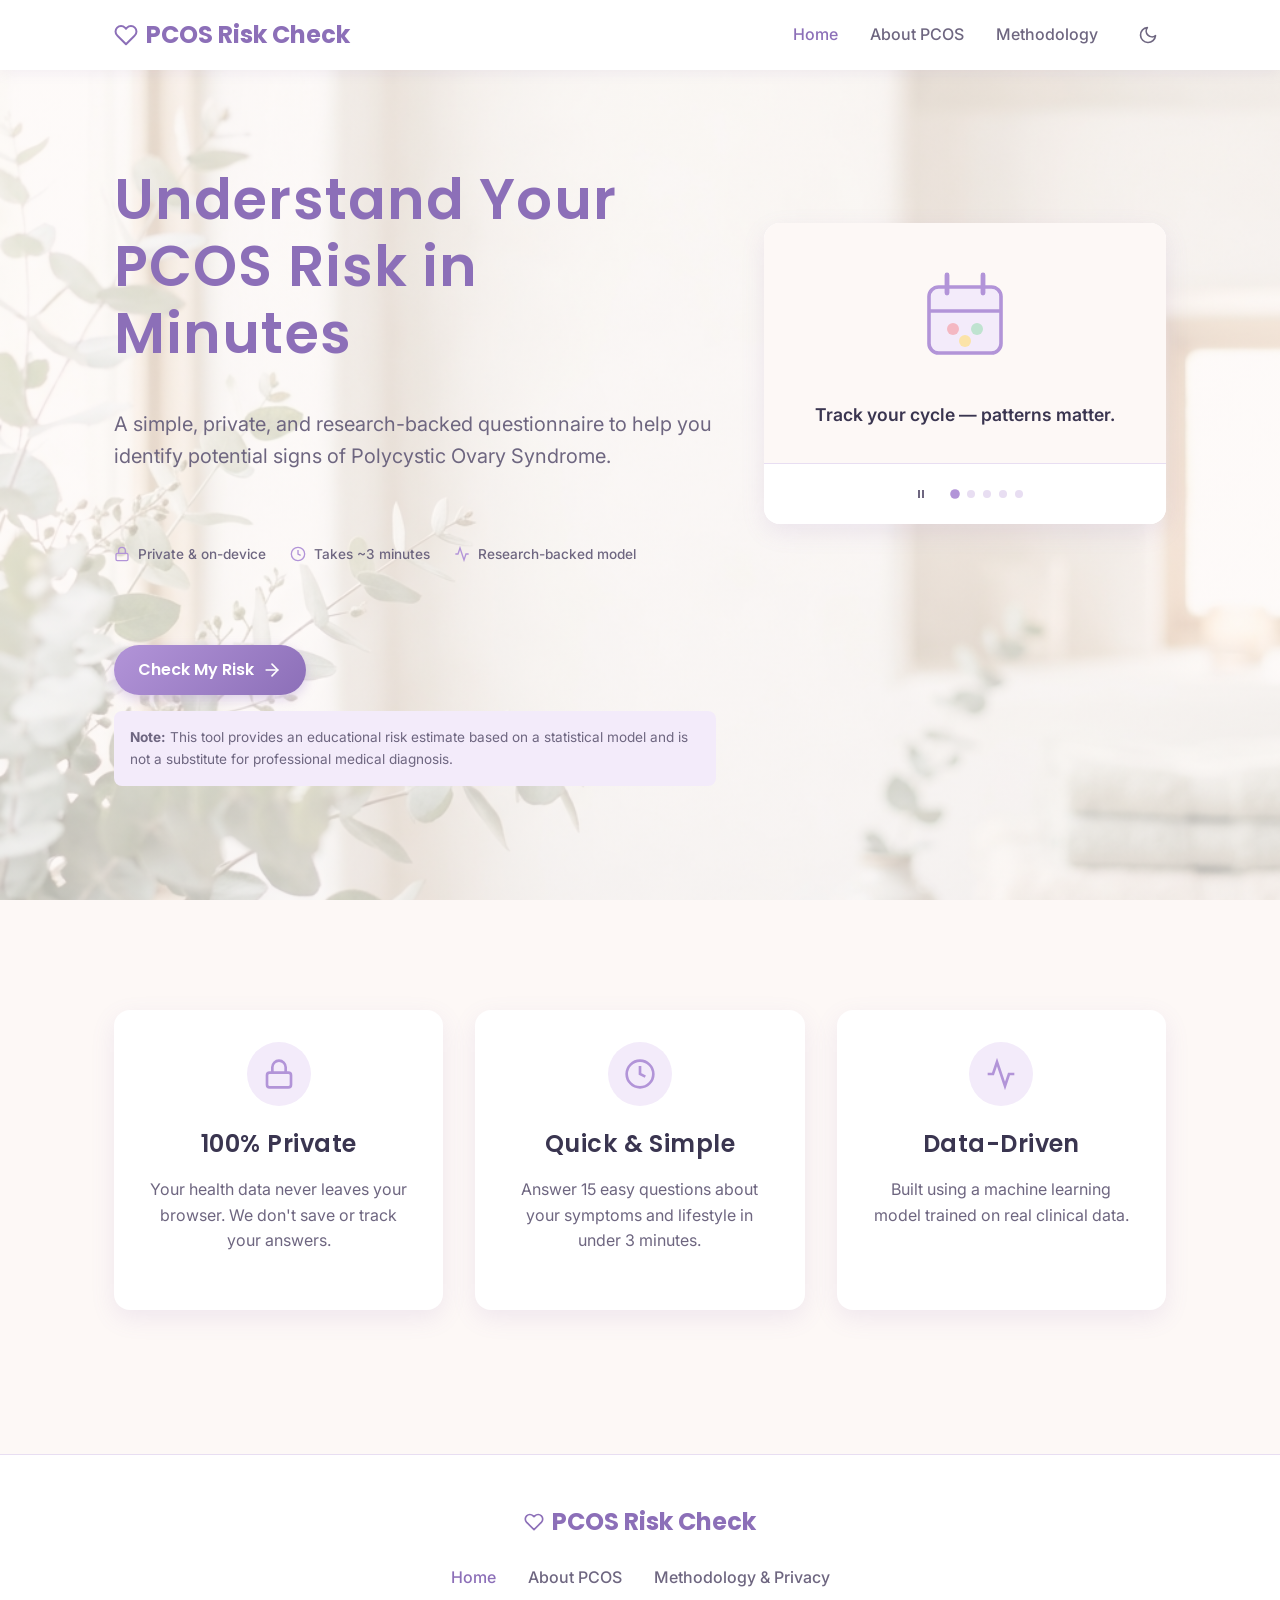
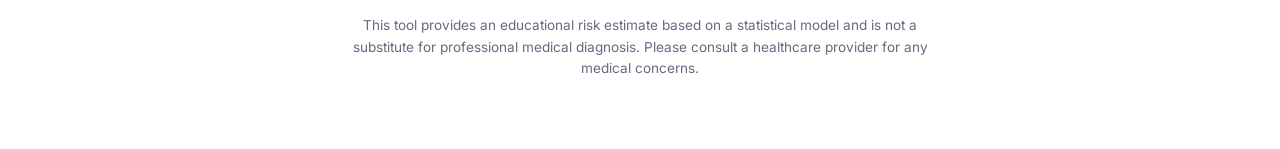
<file: pcos/index.html>
<!DOCTYPE html>
<html lang="en">
<head>
    <meta charset="UTF-8">
    <meta name="viewport" content="width=device-width, initial-scale=1.0">
    <title>PCOS Risk Check | Know Your Health</title>
    <meta name="description" content="A calm, private, and research-backed screening tool for Polycystic Ovary Syndrome (PCOS) risk factors.">
    
    <!-- Fonts -->
    <link rel="preconnect" href="https://fonts.googleapis.com">
    <link rel="preconnect" href="https://fonts.gstatic.com" crossorigin>
    <link href="https://fonts.googleapis.com/css2?family=Inter:wght@400;500;600&family=Poppins:wght@500;600;700&display=swap" rel="stylesheet">
    
    <!-- CSS -->
    <link rel="stylesheet" href="css/tokens.css">
    <link rel="stylesheet" href="css/base.css">
    <link rel="stylesheet" href="css/components.css">
    <link rel="stylesheet" href="css/pages.css">
</head>
<body>
    <header>
        <div class="container nav-container">
            <a href="index.html" class="logo">
                <svg width="24" height="24" viewBox="0 0 24 24" fill="none" stroke="currentColor" stroke-width="2" stroke-linecap="round" stroke-linejoin="round">
                    <path d="M20.84 4.61a5.5 5.5 0 0 0-7.78 0L12 5.67l-1.06-1.06a5.5 5.5 0 0 0-7.78 7.78l1.06 1.06L12 21.23l7.78-7.78 1.06-1.06a5.5 5.5 0 0 0 0-7.78z"></path>
                </svg>
                PCOS Risk Check
            </a>
            <nav>
                <ul class="nav-links">
                    <li><a href="index.html" class="active">Home</a></li>
                    <li><a href="learn.html">About PCOS</a></li>
                    <li><a href="about.html">Methodology</a></li>
                    <li>
                        <button id="darkModeToggle" class="dark-mode-toggle" aria-label="Toggle dark mode">
                            <svg width="20" height="20" viewBox="0 0 24 24" fill="none" stroke="currentColor" stroke-width="2" stroke-linecap="round" stroke-linejoin="round" class="moon-icon">
                                <path d="M21 12.79A9 9 0 1 1 11.21 3 7 7 0 0 0 21 12.79z"></path>
                            </svg>
                        </button>
                    </li>
                </ul>
            </nav>
        </div>
    </header>

    <main>
        <!-- Background Blobs -->
        <div class="bg-blobs" aria-hidden="true">
            <div class="bg-blob blob-1"></div>
            <div class="bg-blob blob-2"></div>
            <div class="bg-blob blob-3"></div>
        </div>

        <section class="hero fade-in-reveal">
            <div class="container hero-grid">
                
                <div class="hero-title-group">
                    <h1 class="hero-title text-left">Understand Your PCOS Risk in Minutes</h1>
                    <p class="hero-subtitle text-left">A simple, private, and research-backed questionnaire to help you identify potential signs of Polycystic Ovary Syndrome.</p>
                    
                    <div class="trust-strip">
                        <div class="trust-item">
                            <svg width="16" height="16" viewBox="0 0 24 24" fill="none" stroke="currentColor" stroke-width="2"><rect x="3" y="11" width="18" height="11" rx="2" ry="2"></rect><path d="M7 11V7a5 5 0 0 1 10 0v4"></path></svg>
                            <span>Private & on-device</span>
                        </div>
                        <div class="trust-item">
                            <svg width="16" height="16" viewBox="0 0 24 24" fill="none" stroke="currentColor" stroke-width="2"><circle cx="12" cy="12" r="10"></circle><polyline points="12 6 12 12 16 14"></polyline></svg>
                            <span>Takes ~3 minutes</span>
                        </div>
                        <div class="trust-item">
                            <svg width="16" height="16" viewBox="0 0 24 24" fill="none" stroke="currentColor" stroke-width="2"><path d="M22 12h-4l-3 9L9 3l-3 9H2"></path></svg>
                            <span>Research-backed model</span>
                        </div>
                    </div>
                </div>

                <div class="hero-carousel-block">
                    <div class="hero-carousel card" role="region" aria-roledescription="carousel" aria-label="PCOS awareness highlights">
                        <div class="carousel-slides">
                            <div class="carousel-slide active" role="group" aria-roledescription="slide" aria-label="Slide 1 of 5" aria-hidden="false">
                                <div class="slide-image">
                                    <svg viewBox="0 0 100 100" width="100%" height="100%">
                                        <rect x="20" y="25" width="60" height="55" rx="8" fill="var(--bg-alt)" stroke="var(--primary)" stroke-width="3"/>
                                        <path d="M35 15 v15 M65 15 v15" stroke="var(--primary)" stroke-width="4" stroke-linecap="round"/>
                                        <line x1="20" y1="45" x2="80" y2="45" stroke="var(--primary)" stroke-width="3"/>
                                        <circle cx="40" cy="60" r="5" fill="var(--accent-rose)"/>
                                        <circle cx="60" cy="60" r="5" fill="var(--accent-mint)"/>
                                        <circle cx="50" cy="70" r="5" fill="var(--accent-amber)"/>
                                    </svg>
                                </div>
                                <p class="slide-caption">Track your cycle — patterns matter.</p>
                            </div>
                            
                            <div class="carousel-slide" role="group" aria-roledescription="slide" aria-label="Slide 2 of 5" aria-hidden="true">
                                <div class="slide-image">
                                    <svg viewBox="0 0 100 100" width="100%" height="100%">
                                        <circle cx="50" cy="35" r="12" fill="var(--accent-amber)"/>
                                        <path d="M25 90 C 25 60, 75 60, 75 90" fill="var(--bg-alt)" stroke="var(--primary)" stroke-width="3"/>
                                        <path d="M40 90 C 40 70, 60 70, 60 90" fill="var(--accent-rose)" opacity="0.5"/>
                                    </svg>
                                </div>
                                <p class="slide-caption">Know your body. Early awareness helps.</p>
                            </div>

                            <div class="carousel-slide" role="group" aria-roledescription="slide" aria-label="Slide 3 of 5" aria-hidden="true">
                                <div class="slide-image">
                                    <svg viewBox="0 0 100 100" width="100%" height="100%">
                                        <ellipse cx="50" cy="55" rx="35" ry="15" fill="var(--bg-alt)" stroke="var(--primary)" stroke-width="3"/>
                                        <path d="M30 45 C 40 20, 60 20, 70 45 Z" fill="var(--accent-mint)"/>
                                        <path d="M50 45 L50 25" stroke="var(--primary)" stroke-width="2"/>
                                        <circle cx="35" cy="55" r="4" fill="var(--accent-amber)"/>
                                        <circle cx="65" cy="55" r="4" fill="var(--accent-rose)"/>
                                    </svg>
                                </div>
                                <p class="slide-caption">Small lifestyle habits add up.</p>
                            </div>

                            <div class="carousel-slide" role="group" aria-roledescription="slide" aria-label="Slide 4 of 5" aria-hidden="true">
                                <div class="slide-image">
                                    <svg viewBox="0 0 100 100" width="100%" height="100%">
                                        <circle cx="35" cy="40" r="10" fill="var(--accent-mint)"/>
                                        <path d="M15 80 C 15 55, 55 55, 55 80" fill="var(--bg-alt)" stroke="var(--primary)" stroke-width="3"/>
                                        <circle cx="70" cy="35" r="8" fill="var(--accent-rose)"/>
                                        <path d="M55 80 C 55 60, 85 60, 85 80" fill="none" stroke="var(--primary)" stroke-width="3"/>
                                        <path d="M50 20 Q 65 10 80 20 Q 85 30 75 40" fill="var(--accent-amber)" opacity="0.6"/>
                                    </svg>
                                </div>
                                <p class="slide-caption">A specialist can give you real answers.</p>
                            </div>

                            <div class="carousel-slide" role="group" aria-roledescription="slide" aria-label="Slide 5 of 5" aria-hidden="true">
                                <div class="slide-image">
                                    <svg viewBox="0 0 100 100" width="100%" height="100%">
                                        <path d="M20 60 C 40 80, 60 80, 80 60" fill="none" stroke="var(--primary)" stroke-width="4" stroke-linecap="round"/>
                                        <path d="M40 70 L 50 40 L 60 70" fill="none" stroke="var(--accent-mint)" stroke-width="4" stroke-linejoin="round"/>
                                        <circle cx="50" cy="30" r="6" fill="var(--accent-rose)"/>
                                        <circle cx="40" cy="45" r="4" fill="var(--accent-amber)"/>
                                        <circle cx="60" cy="45" r="4" fill="var(--accent-amber)"/>
                                    </svg>
                                </div>
                                <p class="slide-caption">You're not alone in this.</p>
                            </div>
                        </div>

                        <div class="carousel-controls">
                            <button class="carousel-play-pause" aria-label="Pause carousel">
                                <svg width="12" height="12" viewBox="0 0 24 24" fill="currentColor">
                                    <rect x="6" y="4" width="4" height="16"></rect>
                                    <rect x="14" y="4" width="4" height="16"></rect>
                                </svg>
                            </button>
                            <div class="carousel-dots">
                                <button class="carousel-dot active" aria-label="Go to slide 1" aria-selected="true"></button>
                                <button class="carousel-dot" aria-label="Go to slide 2" aria-selected="false"></button>
                                <button class="carousel-dot" aria-label="Go to slide 3" aria-selected="false"></button>
                                <button class="carousel-dot" aria-label="Go to slide 4" aria-selected="false"></button>
                                <button class="carousel-dot" aria-label="Go to slide 5" aria-selected="false"></button>
                            </div>
                        </div>
                    </div>
                </div>

                <div class="hero-action-group">
                    <a href="assessment.html" class="btn btn-primary cta-btn">
                        Check My Risk
                        <svg width="20" height="20" viewBox="0 0 24 24" fill="none" stroke="currentColor" stroke-width="2" stroke-linecap="round" stroke-linejoin="round">
                            <line x1="5" y1="12" x2="19" y2="12"></line>
                            <polyline points="12 5 19 12 12 19"></polyline>
                        </svg>
                    </a>
                    <div class="disclaimer mt-3">
                        <strong>Note:</strong> This tool provides an educational risk estimate based on a statistical model and is not a substitute for professional medical diagnosis.
                    </div>
                </div>

            </div>
        </section>

        <section class="section bg-surface">
            <div class="container">
                <div class="features-grid">
                    <div class="card card-hover text-center">
                        <div class="factor-icon" style="margin: 0 auto 1.5rem; width: 64px; height: 64px;">
                            <svg width="32" height="32" viewBox="0 0 24 24" fill="none" stroke="currentColor" stroke-width="2">
                                <rect x="3" y="11" width="18" height="11" rx="2" ry="2"></rect>
                                <path d="M7 11V7a5 5 0 0 1 10 0v4"></path>
                            </svg>
                        </div>
                        <h3>100% Private</h3>
                        <p>Your health data never leaves your browser. We don't save or track your answers.</p>
                    </div>
                    <div class="card card-hover text-center">
                        <div class="factor-icon" style="margin: 0 auto 1.5rem; width: 64px; height: 64px;">
                            <svg width="32" height="32" viewBox="0 0 24 24" fill="none" stroke="currentColor" stroke-width="2">
                                <circle cx="12" cy="12" r="10"></circle>
                                <polyline points="12 6 12 12 16 14"></polyline>
                            </svg>
                        </div>
                        <h3>Quick & Simple</h3>
                        <p>Answer 15 easy questions about your symptoms and lifestyle in under 3 minutes.</p>
                    </div>
                    <div class="card card-hover text-center">
                        <div class="factor-icon" style="margin: 0 auto 1.5rem; width: 64px; height: 64px;">
                            <svg width="32" height="32" viewBox="0 0 24 24" fill="none" stroke="currentColor" stroke-width="2">
                                <path d="M22 12h-4l-3 9L9 3l-3 9H2"></path>
                            </svg>
                        </div>
                        <h3>Data-Driven</h3>
                        <p>Built using a machine learning model trained on real clinical data.</p>
                    </div>
                </div>
            </div>
        </section>
    </main>

    <footer>
        <div class="container footer-content">
            <div class="logo">
                <svg width="20" height="20" viewBox="0 0 24 24" fill="none" stroke="currentColor" stroke-width="2" stroke-linecap="round" stroke-linejoin="round">
                    <path d="M20.84 4.61a5.5 5.5 0 0 0-7.78 0L12 5.67l-1.06-1.06a5.5 5.5 0 0 0-7.78 7.78l1.06 1.06L12 21.23l7.78-7.78 1.06-1.06a5.5 5.5 0 0 0 0-7.78z"></path>
                </svg>
                PCOS Risk Check
            </div>
            <div class="nav-links">
                <a href="index.html">Home</a>
                <a href="learn.html">About PCOS</a>
                <a href="about.html">Methodology & Privacy</a>
            </div>
            <p class="text-secondary text-center" style="font-size: 0.85rem; max-width: 600px;">
                This tool provides an educational risk estimate based on a statistical model and is not a substitute for professional medical diagnosis. Please consult a healthcare provider for any medical concerns.
            </p>
        </div>
    </footer>

    <script src="js/app.js"></script>
    <script src="js/hero-carousel.js"></script>
</body>
</html>
</file>
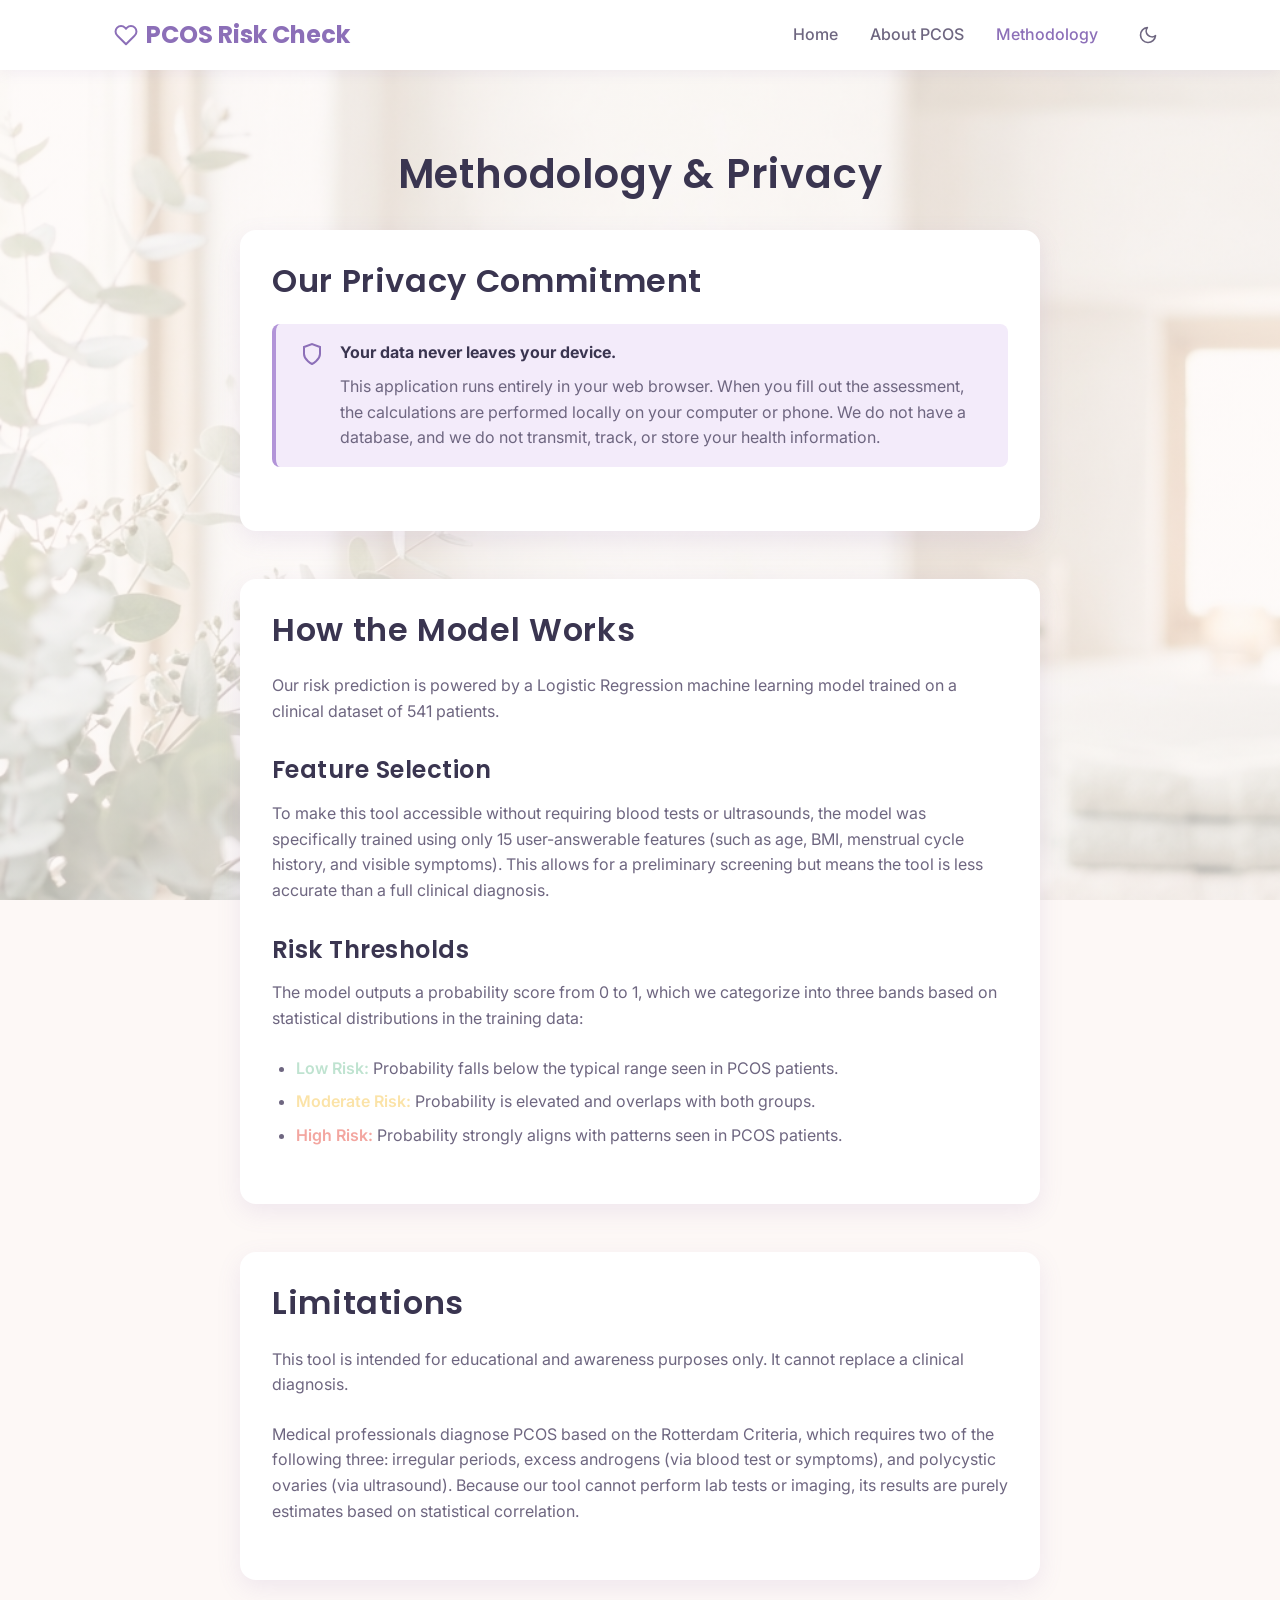
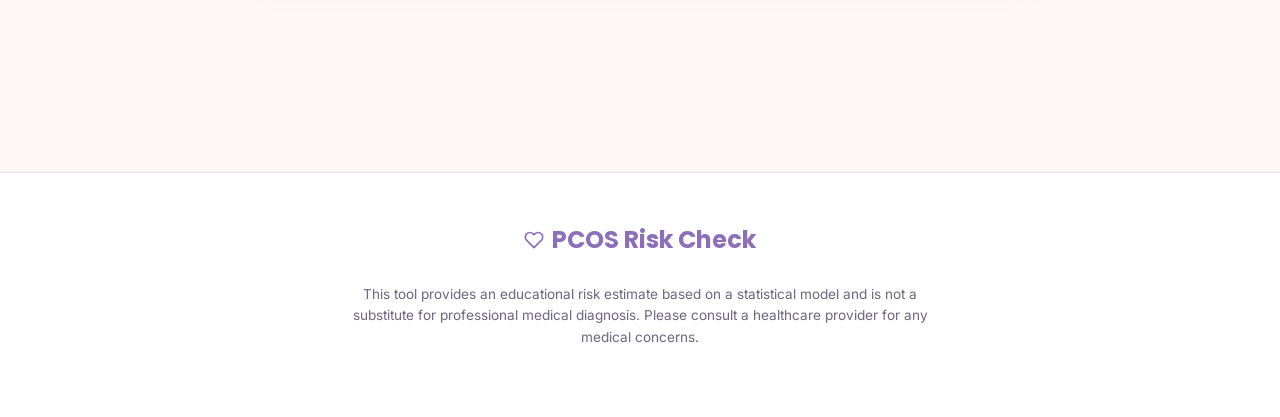
<file: pcos/about.html>
<!DOCTYPE html>
<html lang="en">
<head>
    <meta charset="UTF-8">
    <meta name="viewport" content="width=device-width, initial-scale=1.0">
    <title>Methodology & Privacy | PCOS Risk Check</title>
    
    <!-- Fonts -->
    <link rel="preconnect" href="https://fonts.googleapis.com">
    <link rel="preconnect" href="https://fonts.gstatic.com" crossorigin>
    <link href="https://fonts.googleapis.com/css2?family=Inter:wght@400;500;600&family=Poppins:wght@500;600;700&display=swap" rel="stylesheet">
    
    <!-- CSS -->
    <link rel="stylesheet" href="css/tokens.css">
    <link rel="stylesheet" href="css/base.css">
    <link rel="stylesheet" href="css/components.css">
</head>
<body>
    <header>
        <div class="container nav-container">
            <a href="index.html" class="logo">
                <svg width="24" height="24" viewBox="0 0 24 24" fill="none" stroke="currentColor" stroke-width="2" stroke-linecap="round" stroke-linejoin="round">
                    <path d="M20.84 4.61a5.5 5.5 0 0 0-7.78 0L12 5.67l-1.06-1.06a5.5 5.5 0 0 0-7.78 7.78l1.06 1.06L12 21.23l7.78-7.78 1.06-1.06a5.5 5.5 0 0 0 0-7.78z"></path>
                </svg>
                PCOS Risk Check
            </a>
            <nav>
                <ul class="nav-links">
                    <li><a href="index.html">Home</a></li>
                    <li><a href="learn.html">About PCOS</a></li>
                    <li><a href="about.html" class="active">Methodology</a></li>
                    <li>
                        <button id="darkModeToggle" class="dark-mode-toggle" aria-label="Toggle dark mode">
                            <svg width="20" height="20" viewBox="0 0 24 24" fill="none" stroke="currentColor" stroke-width="2" stroke-linecap="round" stroke-linejoin="round" class="moon-icon">
                                <path d="M21 12.79A9 9 0 1 1 11.21 3 7 7 0 0 0 21 12.79z"></path>
                            </svg>
                        </button>
                    </li>
                </ul>
            </nav>
        </div>
    </header>

    <main class="container section" style="max-width: 800px;">
        <h1 class="text-center mb-4">Methodology & Privacy</h1>
        
        <div class="card mb-5">
            <h2>Our Privacy Commitment</h2>
            <div class="alert alert-info mb-4">
                <svg class="alert-icon" width="24" height="24" viewBox="0 0 24 24" fill="none" stroke="currentColor" stroke-width="2">
                    <path d="M12 22s8-4 8-10V5l-8-3-8 3v7c0 6 8 10 8 10z"></path>
                </svg>
                <div>
                    <strong>Your data never leaves your device.</strong>
                    <p class="mt-1" style="margin-bottom: 0;">This application runs entirely in your web browser. When you fill out the assessment, the calculations are performed locally on your computer or phone. We do not have a database, and we do not transmit, track, or store your health information.</p>
                </div>
            </div>
        </div>

        <div class="card mb-5">
            <h2>How the Model Works</h2>
            <p>Our risk prediction is powered by a Logistic Regression machine learning model trained on a clinical dataset of 541 patients.</p>
            
            <h3 class="mt-4 mb-2">Feature Selection</h3>
            <p>To make this tool accessible without requiring blood tests or ultrasounds, the model was specifically trained using only 15 user-answerable features (such as age, BMI, menstrual cycle history, and visible symptoms). This allows for a preliminary screening but means the tool is less accurate than a full clinical diagnosis.</p>

            <h3 class="mt-4 mb-2">Risk Thresholds</h3>
            <p>The model outputs a probability score from 0 to 1, which we categorize into three bands based on statistical distributions in the training data:</p>
            <ul style="padding-left: 1.5rem; margin-bottom: 1.5rem; color: var(--text-secondary);">
                <li class="mb-1"><span class="risk-low" style="font-weight: 600;">Low Risk:</span> Probability falls below the typical range seen in PCOS patients.</li>
                <li class="mb-1"><span class="risk-moderate" style="font-weight: 600;">Moderate Risk:</span> Probability is elevated and overlaps with both groups.</li>
                <li><span class="risk-high" style="font-weight: 600;">High Risk:</span> Probability strongly aligns with patterns seen in PCOS patients.</li>
            </ul>
        </div>

        <div class="card mb-5">
            <h2>Limitations</h2>
            <p>This tool is intended for educational and awareness purposes only. It cannot replace a clinical diagnosis.</p>
            <p>Medical professionals diagnose PCOS based on the Rotterdam Criteria, which requires two of the following three: irregular periods, excess androgens (via blood test or symptoms), and polycystic ovaries (via ultrasound). Because our tool cannot perform lab tests or imaging, its results are purely estimates based on statistical correlation.</p>
        </div>

    </main>

    <footer>
        <div class="container footer-content">
            <div class="logo">
                <svg width="20" height="20" viewBox="0 0 24 24" fill="none" stroke="currentColor" stroke-width="2" stroke-linecap="round" stroke-linejoin="round">
                    <path d="M20.84 4.61a5.5 5.5 0 0 0-7.78 0L12 5.67l-1.06-1.06a5.5 5.5 0 0 0-7.78 7.78l1.06 1.06L12 21.23l7.78-7.78 1.06-1.06a5.5 5.5 0 0 0 0-7.78z"></path>
                </svg>
                PCOS Risk Check
            </div>
            <p class="text-secondary text-center" style="font-size: 0.85rem; max-width: 600px;">
                This tool provides an educational risk estimate based on a statistical model and is not a substitute for professional medical diagnosis. Please consult a healthcare provider for any medical concerns.
            </p>
        </div>
    </footer>

    <script src="js/app.js"></script>
</body>
</html>
</file>
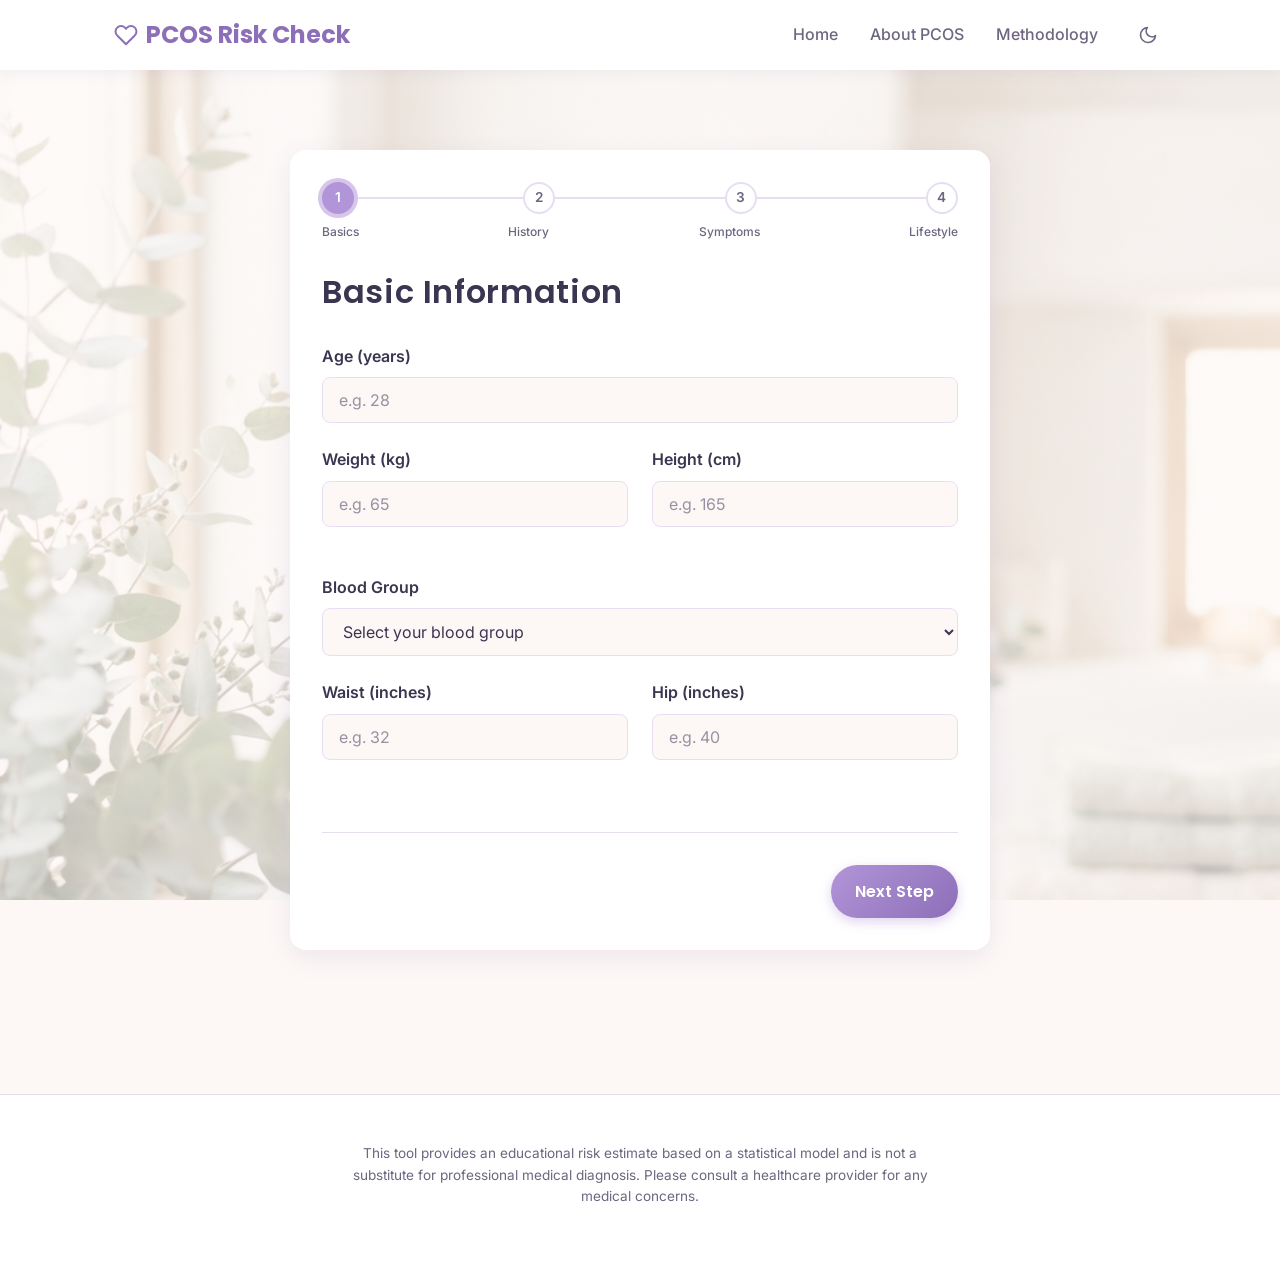
<file: pcos/assessment.html>
<!DOCTYPE html>
<html lang="en">
<head>
    <meta charset="UTF-8">
    <meta name="viewport" content="width=device-width, initial-scale=1.0">
    <title>Risk Assessment | PCOS Risk Check</title>
    
    <!-- Fonts -->
    <link rel="preconnect" href="https://fonts.googleapis.com">
    <link rel="preconnect" href="https://fonts.gstatic.com" crossorigin>
    <link href="https://fonts.googleapis.com/css2?family=Inter:wght@400;500;600&family=Poppins:wght@500;600;700&display=swap" rel="stylesheet">
    
    <!-- CSS -->
    <link rel="stylesheet" href="css/tokens.css">
    <link rel="stylesheet" href="css/base.css">
    <link rel="stylesheet" href="css/components.css">
    <link rel="stylesheet" href="css/pages.css">
</head>
<body>
    <header>
        <div class="container nav-container">
            <a href="index.html" class="logo">
                <svg width="24" height="24" viewBox="0 0 24 24" fill="none" stroke="currentColor" stroke-width="2" stroke-linecap="round" stroke-linejoin="round">
                    <path d="M20.84 4.61a5.5 5.5 0 0 0-7.78 0L12 5.67l-1.06-1.06a5.5 5.5 0 0 0-7.78 7.78l1.06 1.06L12 21.23l7.78-7.78 1.06-1.06a5.5 5.5 0 0 0 0-7.78z"></path>
                </svg>
                PCOS Risk Check
            </a>
            <nav>
                <ul class="nav-links">
                    <li><a href="index.html">Home</a></li>
                    <li><a href="learn.html">About PCOS</a></li>
                    <li><a href="about.html">Methodology</a></li>
                    <li>
                        <button id="darkModeToggle" class="dark-mode-toggle" aria-label="Toggle dark mode">
                            <svg width="20" height="20" viewBox="0 0 24 24" fill="none" stroke="currentColor" stroke-width="2" stroke-linecap="round" stroke-linejoin="round" class="moon-icon">
                                <path d="M21 12.79A9 9 0 1 1 11.21 3 7 7 0 0 0 21 12.79z"></path>
                            </svg>
                        </button>
                    </li>
                </ul>
            </nav>
        </div>
    </header>

    <main class="container section assessment-layout">
        <div class="card">
            <div class="progress-container">
                <div class="progress-steps">
                    <div class="progress-bar-fill" id="progressBarFill" style="width: 0%;"></div>
                    <div class="step-indicator active" id="indicator-1">1</div>
                    <div class="step-indicator" id="indicator-2">2</div>
                    <div class="step-indicator" id="indicator-3">3</div>
                    <div class="step-indicator" id="indicator-4">4</div>
                </div>
                <div class="step-labels">
                    <span>Basics</span>
                    <span>History</span>
                    <span>Symptoms</span>
                    <span>Lifestyle</span>
                </div>
            </div>

            <form id="assessmentForm" novalidate>
                <!-- Step 1: Basic Info & Biometrics -->
                <div class="step-content active" id="step-1">
                    <h2 class="mb-4">Basic Information</h2>
                    
                    <div class="form-group">
                        <label for="age" class="form-label">Age (years)</label>
                        <input type="number" id="age" name="Age (yrs)" class="form-control" min="18" max="65" required placeholder="e.g. 28">
                        <span class="form-error">Please enter a valid age between 18 and 65.</span>
                    </div>

                    <div class="d-flex gap-3 mb-3">
                        <div class="form-group" style="flex: 1;">
                            <label for="weight" class="form-label">Weight (kg)</label>
                            <input type="number" id="weight" name="Weight (Kg)" class="form-control" min="30" max="200" step="0.1" required placeholder="e.g. 65">
                            <span class="form-error">Please enter a valid weight.</span>
                        </div>
                        <div class="form-group" style="flex: 1;">
                            <label for="height" class="form-label">Height (cm)</label>
                            <input type="number" id="height" name="Height(Cm)" class="form-control" min="120" max="220" required placeholder="e.g. 165">
                            <span class="form-error">Please enter a valid height.</span>
                        </div>
                    </div>

                    <div class="form-group">
                        <label for="blood_group" class="form-label">Blood Group</label>
                        <select id="blood_group" name="Blood Group" class="form-control" required>
                            <option value="" disabled selected>Select your blood group</option>
                            <option value="11">A+</option>
                            <option value="12">A-</option>
                            <option value="13">B+</option>
                            <option value="14">B-</option>
                            <option value="15">O+</option>
                            <option value="16">O-</option>
                            <option value="17">AB+</option>
                            <option value="18">AB-</option>
                        </select>
                        <span class="form-error">Please select a blood group.</span>
                    </div>

                    <div class="d-flex gap-3 mb-3">
                        <div class="form-group" style="flex: 1;">
                            <label for="waist" class="form-label">Waist (inches)</label>
                            <input type="number" id="waist" name="Waist(inch)" class="form-control" min="20" max="60" required placeholder="e.g. 32">
                            <span class="form-error">Please enter a valid waist measurement.</span>
                        </div>
                        <div class="form-group" style="flex: 1;">
                            <label for="hip" class="form-label">Hip (inches)</label>
                            <input type="number" id="hip" name="Hip(inch)" class="form-control" min="20" max="70" required placeholder="e.g. 40">
                            <span class="form-error">Please enter a valid hip measurement.</span>
                        </div>
                    </div>
                </div>

                <!-- Step 2: Menstrual & Reproductive History -->
                <div class="step-content" id="step-2">
                    <h2 class="mb-4">Reproductive History</h2>
                    
                    <div class="form-group">
                        <label class="form-label">Are your menstrual cycles regular?</label>
                        <p class="text-secondary mb-2" style="font-size: 0.9rem;">Regular means cycles are roughly the same length every month (usually 21-35 days).</p>
                        <div class="radio-group">
                            <div class="radio-pill">
                                <input type="radio" id="cycle_reg" name="Cycle_Irregular" value="0" required>
                                <label for="cycle_reg">Yes, Regular</label>
                            </div>
                            <div class="radio-pill">
                                <input type="radio" id="cycle_irreg" name="Cycle_Irregular" value="1" required>
                                <label for="cycle_irreg">No, Irregular / Unpredictable</label>
                            </div>
                        </div>
                        <span class="form-error">Please make a selection.</span>
                    </div>

                    <div class="form-group">
                        <label for="cycle_length" class="form-label">Average Cycle Length (days)</label>
                        <input type="number" id="cycle_length" name="Cycle length(days)" class="form-control" min="0" max="100" required placeholder="e.g. 28">
                        <span class="form-error">Please enter an average cycle length (enter 0 if you have no periods).</span>
                    </div>

                    <div class="form-group">
                        <label class="form-label">Are you currently pregnant?</label>
                        <div class="radio-group">
                            <div class="radio-pill">
                                <input type="radio" id="preg_yes" name="Pregnant(Y/N)" value="1" required>
                                <label for="preg_yes">Yes</label>
                            </div>
                            <div class="radio-pill">
                                <input type="radio" id="preg_no" name="Pregnant(Y/N)" value="0" required>
                                <label for="preg_no">No</label>
                            </div>
                        </div>
                        <span class="form-error">Please make a selection.</span>
                    </div>

                    <div class="form-group">
                        <label for="abortions" class="form-label">Number of pregnancy losses (miscarriages or abortions)</label>
                        <input type="number" id="abortions" name="No. of abortions" class="form-control" min="0" max="10" required placeholder="0">
                        <span class="form-error">Please enter a valid number (0 or more).</span>
                    </div>
                </div>

                <!-- Step 3: Symptoms -->
                <div class="step-content" id="step-3">
                    <h2 class="mb-4">Physical Symptoms</h2>
                    <p class="text-secondary mb-4">Have you experienced any of the following recently?</p>

                    <div class="form-group">
                        <label class="form-label">Unexplained, rapid weight gain (especially around the abdomen)?</label>
                        <div class="radio-group">
                            <div class="radio-pill">
                                <input type="radio" id="weightgain_yes" name="Weight gain(Y/N)" value="1" required>
                                <label for="weightgain_yes">Yes</label>
                            </div>
                            <div class="radio-pill">
                                <input type="radio" id="weightgain_no" name="Weight gain(Y/N)" value="0" required>
                                <label for="weightgain_no">No</label>
                            </div>
                        </div>
                        <span class="form-error">Please make a selection.</span>
                    </div>

                    <div class="form-group">
                        <label class="form-label">Excessive hair growth (hirsutism) on the face, chest, or stomach?</label>
                        <div class="radio-group">
                            <div class="radio-pill">
                                <input type="radio" id="hair_yes" name="hair growth(Y/N)" value="1" required>
                                <label for="hair_yes">Yes</label>
                            </div>
                            <div class="radio-pill">
                                <input type="radio" id="hair_no" name="hair growth(Y/N)" value="0" required>
                                <label for="hair_no">No</label>
                            </div>
                        </div>
                        <span class="form-error">Please make a selection.</span>
                    </div>

                    <div class="form-group">
                        <label class="form-label">Darkening of skin (acanthosis nigricans), especially in neck creases or armpits?</label>
                        <div class="radio-group">
                            <div class="radio-pill">
                                <input type="radio" id="skin_yes" name="Skin darkening (Y/N)" value="1" required>
                                <label for="skin_yes">Yes</label>
                            </div>
                            <div class="radio-pill">
                                <input type="radio" id="skin_no" name="Skin darkening (Y/N)" value="0" required>
                                <label for="skin_no">No</label>
                            </div>
                        </div>
                        <span class="form-error">Please make a selection.</span>
                    </div>

                    <div class="form-group">
                        <label class="form-label">Noticeable hair thinning or loss on your scalp?</label>
                        <div class="radio-group">
                            <div class="radio-pill">
                                <input type="radio" id="hairloss_yes" name="Hair loss(Y/N)" value="1" required>
                                <label for="hairloss_yes">Yes</label>
                            </div>
                            <div class="radio-pill">
                                <input type="radio" id="hairloss_no" name="Hair loss(Y/N)" value="0" required>
                                <label for="hairloss_no">No</label>
                            </div>
                        </div>
                        <span class="form-error">Please make a selection.</span>
                    </div>

                    <div class="form-group">
                        <label class="form-label">Persistent, severe acne or pimples?</label>
                        <div class="radio-group">
                            <div class="radio-pill">
                                <input type="radio" id="pimple_yes" name="Pimples(Y/N)" value="1" required>
                                <label for="pimple_yes">Yes</label>
                            </div>
                            <div class="radio-pill">
                                <input type="radio" id="pimple_no" name="Pimples(Y/N)" value="0" required>
                                <label for="pimple_no">No</label>
                            </div>
                        </div>
                        <span class="form-error">Please make a selection.</span>
                    </div>
                </div>

                <!-- Step 4: Lifestyle -->
                <div class="step-content" id="step-4">
                    <h2 class="mb-4">Lifestyle Factors</h2>
                    
                    <div class="form-group">
                        <label class="form-label">Do you frequently consume fast food or highly processed meals?</label>
                        <div class="radio-group">
                            <div class="radio-pill">
                                <input type="radio" id="fastfood_yes" name="Fast food (Y/N)" value="1" required>
                                <label for="fastfood_yes">Yes</label>
                            </div>
                            <div class="radio-pill">
                                <input type="radio" id="fastfood_no" name="Fast food (Y/N)" value="0" required>
                                <label for="fastfood_no">No</label>
                            </div>
                        </div>
                        <span class="form-error">Please make a selection.</span>
                    </div>

                    <div class="form-group">
                        <label class="form-label">Do you engage in regular physical exercise (at least 30 mins, 3 times/week)?</label>
                        <div class="radio-group">
                            <div class="radio-pill">
                                <input type="radio" id="exercise_yes" name="Reg.Exercise(Y/N)" value="1" required>
                                <label for="exercise_yes">Yes</label>
                            </div>
                            <div class="radio-pill">
                                <input type="radio" id="exercise_no" name="Reg.Exercise(Y/N)" value="0" required>
                                <label for="exercise_no">No</label>
                            </div>
                        </div>
                        <span class="form-error">Please make a selection.</span>
                    </div>

                    <div class="alert alert-info mt-5">
                        <svg class="alert-icon" width="24" height="24" viewBox="0 0 24 24" fill="none" stroke="currentColor" stroke-width="2">
                            <path d="M12 22s8-4 8-10V5l-8-3-8 3v7c0 6 8 10 8 10z"></path>
                        </svg>
                        <div style="font-size: 0.9rem;">
                            By submitting, you understand this tool provides an educational estimate, not a medical diagnosis. Your data is processed entirely on your device and will not be stored.
                        </div>
                    </div>
                </div>

                <div class="form-actions">
                    <button type="button" id="btnPrev" class="btn btn-outline" style="visibility: hidden;">Back</button>
                    <button type="button" id="btnNext" class="btn btn-primary">Next Step</button>
                    <button type="submit" id="btnSubmit" class="btn btn-primary" style="display: none;">See My Results</button>
                </div>
            </form>
        </div>
    </main>

    <footer>
        <div class="container footer-content">
            <p class="text-secondary text-center" style="font-size: 0.85rem; max-width: 600px;">
                This tool provides an educational risk estimate based on a statistical model and is not a substitute for professional medical diagnosis. Please consult a healthcare provider for any medical concerns.
            </p>
        </div>
    </footer>

    <script src="js/app.js"></script>
    <script src="js/form.js"></script>
</body>
</html>
</file>
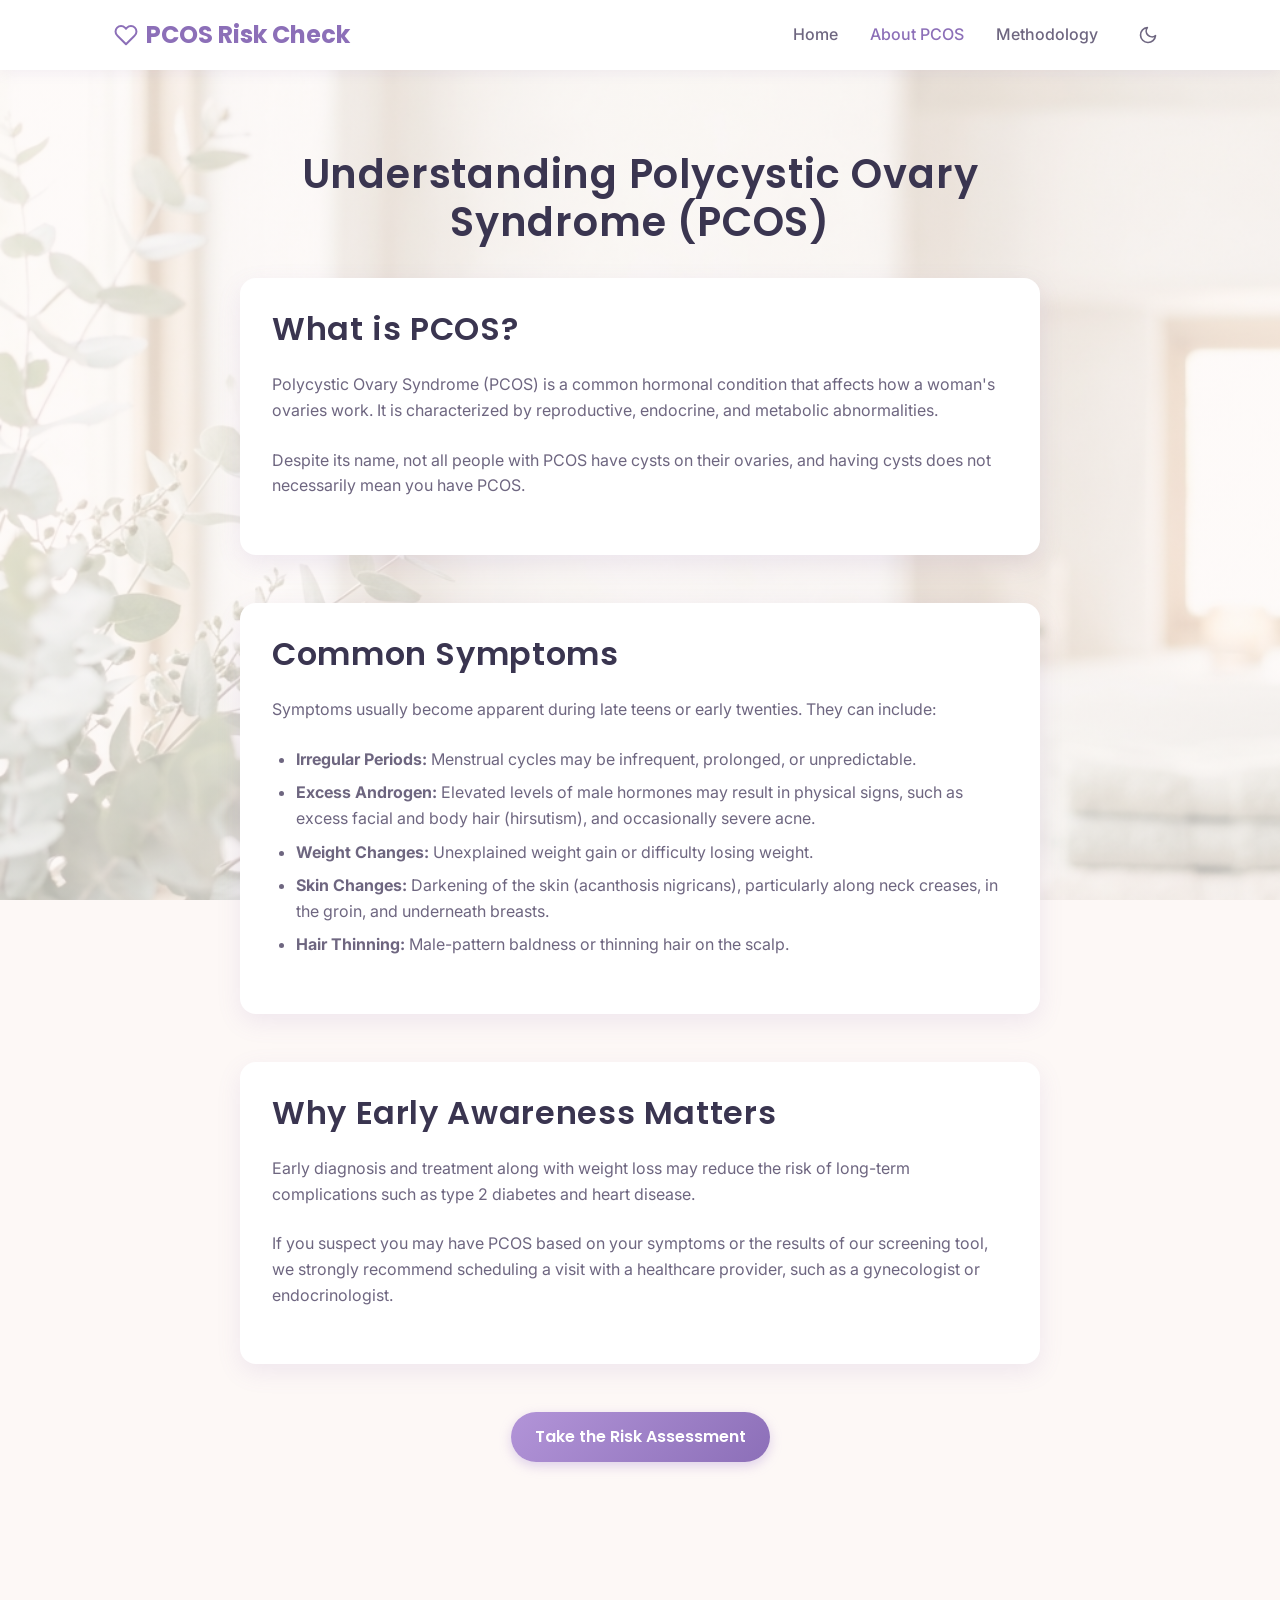
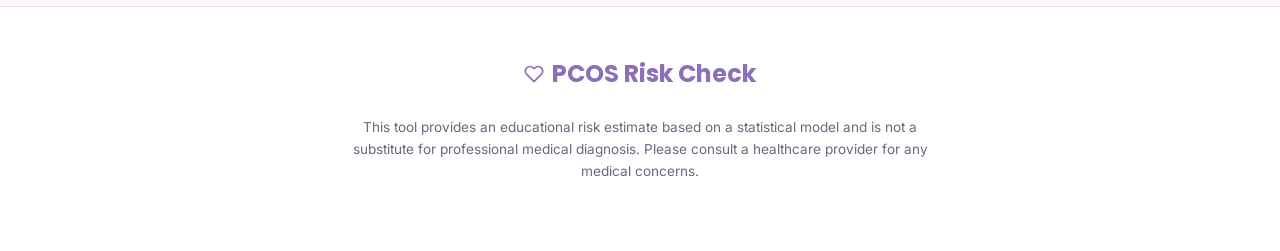
<file: pcos/learn.html>
<!DOCTYPE html>
<html lang="en">
<head>
    <meta charset="UTF-8">
    <meta name="viewport" content="width=device-width, initial-scale=1.0">
    <title>About PCOS | PCOS Risk Check</title>
    
    <!-- Fonts -->
    <link rel="preconnect" href="https://fonts.googleapis.com">
    <link rel="preconnect" href="https://fonts.gstatic.com" crossorigin>
    <link href="https://fonts.googleapis.com/css2?family=Inter:wght@400;500;600&family=Poppins:wght@500;600;700&display=swap" rel="stylesheet">
    
    <!-- CSS -->
    <link rel="stylesheet" href="css/tokens.css">
    <link rel="stylesheet" href="css/base.css">
    <link rel="stylesheet" href="css/components.css">
</head>
<body>
    <header>
        <div class="container nav-container">
            <a href="index.html" class="logo">
                <svg width="24" height="24" viewBox="0 0 24 24" fill="none" stroke="currentColor" stroke-width="2" stroke-linecap="round" stroke-linejoin="round">
                    <path d="M20.84 4.61a5.5 5.5 0 0 0-7.78 0L12 5.67l-1.06-1.06a5.5 5.5 0 0 0-7.78 7.78l1.06 1.06L12 21.23l7.78-7.78 1.06-1.06a5.5 5.5 0 0 0 0-7.78z"></path>
                </svg>
                PCOS Risk Check
            </a>
            <nav>
                <ul class="nav-links">
                    <li><a href="index.html">Home</a></li>
                    <li><a href="learn.html" class="active">About PCOS</a></li>
                    <li><a href="about.html">Methodology</a></li>
                    <li>
                        <button id="darkModeToggle" class="dark-mode-toggle" aria-label="Toggle dark mode">
                            <svg width="20" height="20" viewBox="0 0 24 24" fill="none" stroke="currentColor" stroke-width="2" stroke-linecap="round" stroke-linejoin="round" class="moon-icon">
                                <path d="M21 12.79A9 9 0 1 1 11.21 3 7 7 0 0 0 21 12.79z"></path>
                            </svg>
                        </button>
                    </li>
                </ul>
            </nav>
        </div>
    </header>

    <main class="container section" style="max-width: 800px;">
        <h1 class="text-center mb-4">Understanding Polycystic Ovary Syndrome (PCOS)</h1>
        
        <div class="card mb-5">
            <h2>What is PCOS?</h2>
            <p>Polycystic Ovary Syndrome (PCOS) is a common hormonal condition that affects how a woman's ovaries work. It is characterized by reproductive, endocrine, and metabolic abnormalities.</p>
            <p>Despite its name, not all people with PCOS have cysts on their ovaries, and having cysts does not necessarily mean you have PCOS.</p>
        </div>

        <div class="card mb-5">
            <h2>Common Symptoms</h2>
            <p>Symptoms usually become apparent during late teens or early twenties. They can include:</p>
            <ul style="padding-left: 1.5rem; margin-bottom: 1.5rem; color: var(--text-secondary);">
                <li class="mb-1"><strong>Irregular Periods:</strong> Menstrual cycles may be infrequent, prolonged, or unpredictable.</li>
                <li class="mb-1"><strong>Excess Androgen:</strong> Elevated levels of male hormones may result in physical signs, such as excess facial and body hair (hirsutism), and occasionally severe acne.</li>
                <li class="mb-1"><strong>Weight Changes:</strong> Unexplained weight gain or difficulty losing weight.</li>
                <li class="mb-1"><strong>Skin Changes:</strong> Darkening of the skin (acanthosis nigricans), particularly along neck creases, in the groin, and underneath breasts.</li>
                <li><strong>Hair Thinning:</strong> Male-pattern baldness or thinning hair on the scalp.</li>
            </ul>
        </div>

        <div class="card mb-5">
            <h2>Why Early Awareness Matters</h2>
            <p>Early diagnosis and treatment along with weight loss may reduce the risk of long-term complications such as type 2 diabetes and heart disease.</p>
            <p>If you suspect you may have PCOS based on your symptoms or the results of our screening tool, we strongly recommend scheduling a visit with a healthcare provider, such as a gynecologist or endocrinologist.</p>
        </div>

        <div class="text-center mt-5">
            <a href="assessment.html" class="btn btn-primary">Take the Risk Assessment</a>
        </div>
    </main>

    <footer>
        <div class="container footer-content">
            <div class="logo">
                <svg width="20" height="20" viewBox="0 0 24 24" fill="none" stroke="currentColor" stroke-width="2" stroke-linecap="round" stroke-linejoin="round">
                    <path d="M20.84 4.61a5.5 5.5 0 0 0-7.78 0L12 5.67l-1.06-1.06a5.5 5.5 0 0 0-7.78 7.78l1.06 1.06L12 21.23l7.78-7.78 1.06-1.06a5.5 5.5 0 0 0 0-7.78z"></path>
                </svg>
                PCOS Risk Check
            </div>
            <p class="text-secondary text-center" style="font-size: 0.85rem; max-width: 600px;">
                This tool provides an educational risk estimate based on a statistical model and is not a substitute for professional medical diagnosis. Please consult a healthcare provider for any medical concerns.
            </p>
        </div>
    </footer>

    <script src="js/app.js"></script>
</body>
</html>
</file>
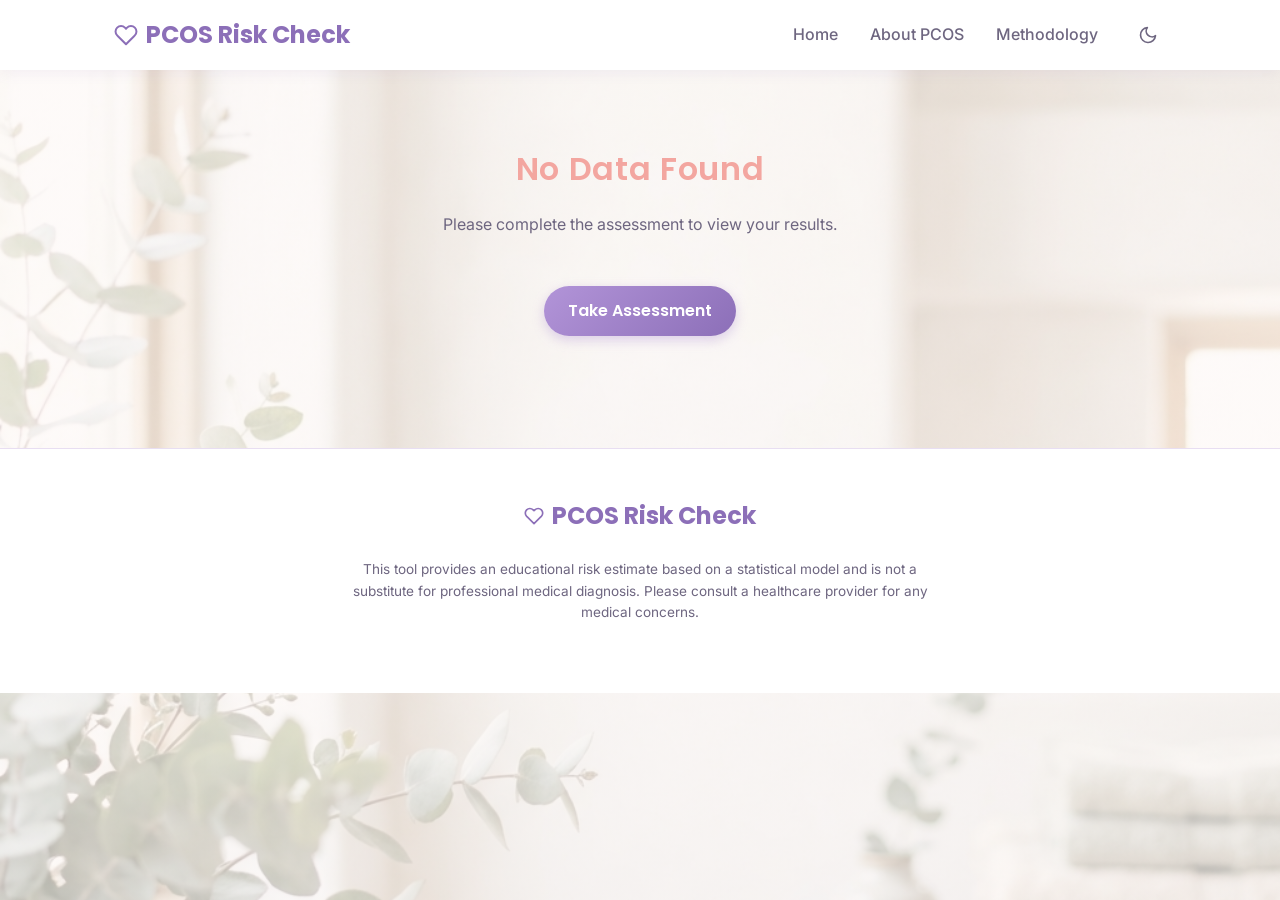
<file: pcos/results.html>
<!DOCTYPE html>
<html lang="en">
<head>
    <meta charset="UTF-8">
    <meta name="viewport" content="width=device-width, initial-scale=1.0">
    <title>Your Results | PCOS Risk Check</title>
    
    <!-- Fonts -->
    <link rel="preconnect" href="https://fonts.googleapis.com">
    <link rel="preconnect" href="https://fonts.gstatic.com" crossorigin>
    <link href="https://fonts.googleapis.com/css2?family=Inter:wght@400;500;600&family=Poppins:wght@500;600;700&display=swap" rel="stylesheet">
    
    <!-- CSS -->
    <link rel="stylesheet" href="css/tokens.css">
    <link rel="stylesheet" href="css/base.css">
    <link rel="stylesheet" href="css/components.css">
    <link rel="stylesheet" href="css/pages.css">
</head>
<body>
    <header>
        <div class="container nav-container">
            <a href="index.html" class="logo">
                <svg width="24" height="24" viewBox="0 0 24 24" fill="none" stroke="currentColor" stroke-width="2" stroke-linecap="round" stroke-linejoin="round">
                    <path d="M20.84 4.61a5.5 5.5 0 0 0-7.78 0L12 5.67l-1.06-1.06a5.5 5.5 0 0 0-7.78 7.78l1.06 1.06L12 21.23l7.78-7.78 1.06-1.06a5.5 5.5 0 0 0 0-7.78z"></path>
                </svg>
                PCOS Risk Check
            </a>
            <nav>
                <ul class="nav-links">
                    <li><a href="index.html">Home</a></li>
                    <li><a href="learn.html">About PCOS</a></li>
                    <li><a href="about.html">Methodology</a></li>
                    <li>
                        <button id="darkModeToggle" class="dark-mode-toggle" aria-label="Toggle dark mode">
                            <svg width="20" height="20" viewBox="0 0 24 24" fill="none" stroke="currentColor" stroke-width="2" stroke-linecap="round" stroke-linejoin="round" class="moon-icon">
                                <path d="M21 12.79A9 9 0 1 1 11.21 3 7 7 0 0 0 21 12.79z"></path>
                            </svg>
                        </button>
                    </li>
                </ul>
            </nav>
        </div>
    </header>

    <main class="container section pt-4">
        <div id="loadingState" class="text-center py-5">
            <h2>Analyzing your results...</h2>
            <p>Our model is processing your answers locally on your device.</p>
        </div>

        <div id="errorState" class="text-center py-5" style="display: none;">
            <h2 style="color: var(--accent-coral);">No Data Found</h2>
            <p>Please complete the assessment to view your results.</p>
            <a href="assessment.html" class="btn btn-primary mt-3">Take Assessment</a>
        </div>

        <div id="resultsContent" style="display: none;">
            <h1 class="text-center mb-5">Your Risk Assessment</h1>

            <div class="results-layout">
                <!-- Left Column: The Gauge -->
                <div class="card results-summary">
                    <h2 class="mb-4">Estimated Risk Level</h2>
                    
                    <div class="gauge-wrapper">
                        <div class="gauge-background"></div>
                        <div class="gauge-fill" id="gaugeFill"></div>
                        <div class="gauge-center">
                            <div class="gauge-value" id="gaugeValue">--</div>
                        </div>
                    </div>
                    
                    <div class="gauge-label" id="gaugeLabel">Analyzing</div>
                    
                    <p class="mt-4 text-secondary" id="riskDescription">Based on your answers, your risk profile is being calculated.</p>
                    
                    <div class="action-plan w-100 mt-4 text-left">
                        <h3 class="mb-2">Next Steps</h3>
                        <p id="nextStepsText">Loading recommendations...</p>
                        <button class="btn btn-outline mt-3 w-100" onclick="window.print()">Print Results</button>
                    </div>
                </div>

                <!-- Right Column: Contributing Factors -->
                <div class="card">
                    <h2 class="mb-4">Top Contributing Factors</h2>
                    <p class="text-secondary mb-4">These factors from your answers contributed most significantly to your result.</p>
                    
                    <ul class="factors-list" id="factorsList">
                        <!-- Factors injected via JS -->
                    </ul>

                    <div class="alert alert-info mt-4">
                        <svg class="alert-icon" width="24" height="24" viewBox="0 0 24 24" fill="none" stroke="currentColor" stroke-width="2">
                            <path d="M12 22s8-4 8-10V5l-8-3-8 3v7c0 6 8 10 8 10z"></path>
                        </svg>
                        <div style="font-size: 0.9rem;">
                            <strong>Note:</strong> Having risk factors does not guarantee you have PCOS, and lacking them doesn't guarantee you don't.
                        </div>
                    </div>
                </div>
            </div>
            
            <!-- Sticky Disclaimer -->
            <div class="mt-5 text-center p-3" style="border: 1px solid var(--border-soft); border-radius: var(--radius-sm); background-color: var(--bg-alt);">
                <strong style="color: var(--text-primary);">IMPORTANT DISCLAIMER</strong>
                <p class="mt-2 mb-0" style="font-size: 0.9rem;">This tool provides an educational risk estimate based on a statistical model and is NOT a substitute for professional medical diagnosis, advice, or treatment. Always consult a qualified healthcare provider (like a gynecologist or endocrinologist) for proper medical evaluation.</p>
            </div>
        </div>
    </main>

    <footer style="margin-top: 2rem;">
        <div class="container footer-content">
            <div class="logo">
                <svg width="20" height="20" viewBox="0 0 24 24" fill="none" stroke="currentColor" stroke-width="2" stroke-linecap="round" stroke-linejoin="round">
                    <path d="M20.84 4.61a5.5 5.5 0 0 0-7.78 0L12 5.67l-1.06-1.06a5.5 5.5 0 0 0-7.78 7.78l1.06 1.06L12 21.23l7.78-7.78 1.06-1.06a5.5 5.5 0 0 0 0-7.78z"></path>
                </svg>
                PCOS Risk Check
            </div>
            <p class="text-secondary text-center" style="font-size: 0.85rem; max-width: 600px;">
                This tool provides an educational risk estimate based on a statistical model and is not a substitute for professional medical diagnosis. Please consult a healthcare provider for any medical concerns.
            </p>
        </div>
    </footer>

    <script src="js/app.js"></script>
    <script src="js/predict.js"></script>
    <script src="js/results.js"></script>
</body>
</html>
</file>
<file: pcos/css/tokens.css>
:root {
    /* Color Palette - Light Mode */
    --bg-base: #FDF8F6;       /* warm off-white background */
    --bg-surface: #FFFFFF;    /* card/panel background */
    --bg-alt: #F3EBFA;        /* soft lavender section background */
    --primary: #B294D8;       /* muted lavender — primary actions */
    --primary-dark: #8C6FB8;  /* hover/active state */
    --primary-light: #d6c6ea; /* subtle highlight */
    
    --accent-rose: #F4B8C2;   /* secondary accent, highlights */
    --accent-mint: #BFE3D0;   /* low-risk / positive indicator */
    --accent-amber: #FBE3A8;  /* moderate-risk indicator */
    --accent-coral: #F3A6A0;  /* high-risk indicator — soft, not harsh red */
    
    --text-primary: #3A3550;  /* deep slate-violet, not pure black */
    --text-secondary: #6E6680;
    --text-inverse: #FFFFFF;
    
    --border-soft: #E8DEF2;
    --border-focus: #B294D8;
    
    --shadow-sm: 0 4px 12px rgba(140, 111, 184, 0.08);
    --shadow-md: 0 8px 24px rgba(140, 111, 184, 0.12);
    --shadow-lg: 0 16px 48px rgba(140, 111, 184, 0.16);
    
    --radius-sm: 8px;
    --radius-md: 16px;
    --radius-lg: 24px;
    --radius-full: 9999px;
    
    --transition-fast: 200ms ease-out;
    --transition-normal: 300ms ease-in-out;
    --transition-slow: 500ms cubic-bezier(0.4, 0, 0.2, 1);
    
    /* Typography */
    --font-heading: 'Poppins', 'Quicksand', sans-serif;
    --font-body: 'Inter', 'Nunito Sans', sans-serif;
}

[data-theme="dark"] {
    /* Color Palette - Dark Mode */
    --bg-base: #1A1821;       /* deep dark background */
    --bg-surface: #24222E;    /* slightly lighter surface */
    --bg-alt: #2D2738;        /* muted dark lavender */
    
    --primary: #9C78C4;
    --primary-dark: #B294D8;
    --primary-light: #6e5291;
    
    --accent-rose: #D18894;
    --accent-mint: #9CC5B0;
    --accent-amber: #D5B977;
    --accent-coral: #D1807A;
    
    --text-primary: #F3F1F5;
    --text-secondary: #B1A9BD;
    --text-inverse: #1A1821;
    
    --border-soft: #383345;
    --border-focus: #9C78C4;
    
    --shadow-sm: 0 4px 12px rgba(0, 0, 0, 0.2);
    --shadow-md: 0 8px 24px rgba(0, 0, 0, 0.3);
    --shadow-lg: 0 16px 48px rgba(0, 0, 0, 0.4);
}

@media (prefers-reduced-motion: reduce) {
    :root {
        --transition-fast: 0.01ms;
        --transition-normal: 0.01ms;
        --transition-slow: 0.01ms;
    }
}
</file>
<file: pcos/css/base.css>
* {
    margin: 0;
    padding: 0;
    box-sizing: border-box;
}

html, body {
    height: 100%;
    font-family: var(--font-body);
    background-color: var(--bg-base);
    color: var(--text-primary);
    line-height: 1.6;
    font-size: 16px;
    -webkit-font-smoothing: antialiased;
    -moz-osx-font-smoothing: grayscale;
    transition: background-color var(--transition-normal), color var(--transition-normal);
}

body {
    background-image: 
        linear-gradient(rgba(253, 248, 246, 0.7), rgba(253, 248, 246, 0.7)),
        url('../assets/photo-bg.png');
    background-size: cover;
    background-position: center;
    background-attachment: fixed;
}

[data-theme="dark"] body {
    background-image: 
        linear-gradient(rgba(26, 24, 33, 0.85), rgba(26, 24, 33, 0.85)),
        url('../assets/photo-bg.png');
}

h1, h2, h3, h4, h5, h6 {
    font-family: var(--font-heading);
    font-weight: 600;
    color: var(--text-primary);
    line-height: 1.2;
    margin-bottom: 0.75em;
    letter-spacing: 0.02em;
}

h1 { font-size: 2.5rem; }
h2 { font-size: 2rem; }
h3 { font-size: 1.5rem; }
h4 { font-size: 1.25rem; }

p {
    margin-bottom: 1.5em;
    color: var(--text-secondary);
}

a {
    color: var(--primary-dark);
    text-decoration: none;
    transition: color var(--transition-fast);
}

a:hover {
    color: var(--primary);
}

img, svg {
    max-width: 100%;
    height: auto;
    display: block;
}

.container {
    width: 100%;
    max-width: 1100px;
    margin: 0 auto;
    padding: 0 1.5rem;
}

.section {
    padding: 5rem 0;
}

.text-center { text-align: center; }
.mt-1 { margin-top: 0.5rem; }
.mt-2 { margin-top: 1rem; }
.mt-3 { margin-top: 1.5rem; }
.mt-4 { margin-top: 2rem; }
.mt-5 { margin-top: 3rem; }
.mb-1 { margin-bottom: 0.5rem; }
.mb-2 { margin-bottom: 1rem; }
.mb-3 { margin-bottom: 1.5rem; }
.mb-4 { margin-bottom: 2rem; }
.mb-5 { margin-bottom: 3rem; }

.d-flex { display: flex; }
.flex-column { flex-direction: column; }
.align-items-center { align-items: center; }
.justify-content-center { justify-content: center; }
.justify-content-between { justify-content: space-between; }
.gap-2 { gap: 1rem; }
.gap-3 { gap: 1.5rem; }

.disclaimer {
    font-size: 0.85rem;
    color: var(--text-secondary);
    padding: 1rem;
    background-color: var(--bg-alt);
    border-radius: var(--radius-sm);
    text-align: center;
}

/* Header & Footer */
header {
    background-color: var(--bg-surface);
    box-shadow: var(--shadow-sm);
    position: sticky;
    top: 0;
    z-index: 100;
    transition: background-color var(--transition-normal);
}

.nav-container {
    display: flex;
    justify-content: space-between;
    align-items: center;
    height: 70px;
}

.logo {
    font-family: var(--font-heading);
    font-weight: 700;
    font-size: 1.5rem;
    color: var(--primary-dark);
    display: flex;
    align-items: center;
    gap: 0.5rem;
}

.nav-links {
    display: flex;
    gap: 2rem;
    list-style: none;
    align-items: center;
}

.nav-links a {
    color: var(--text-secondary);
    font-weight: 500;
}

.nav-links a:hover, .nav-links a.active {
    color: var(--primary-dark);
}

.dark-mode-toggle {
    background: none;
    border: none;
    cursor: pointer;
    color: var(--text-secondary);
    display: flex;
    align-items: center;
    justify-content: center;
    padding: 0.5rem;
    border-radius: 50%;
    transition: background-color var(--transition-fast), color var(--transition-fast);
}

.dark-mode-toggle:hover {
    background-color: var(--bg-alt);
    color: var(--primary-dark);
}

footer {
    background-color: var(--bg-surface);
    border-top: 1px solid var(--border-soft);
    padding: 3rem 0;
    margin-top: 4rem;
}

.footer-content {
    display: flex;
    flex-direction: column;
    align-items: center;
    gap: 1.5rem;
}

.footer-links {
    display: flex;
    gap: 1.5rem;
}

/* Responsive */
@media (max-width: 768px) {
    .nav-links {
        display: none; /* simple mobile nav for MVP - typically a hamburger menu */
    }
    h1 { font-size: 2rem; }
    h2 { font-size: 1.5rem; }
    .section { padding: 3rem 0; }
}
</file>
<file: pcos/css/components.css>
/* Buttons */
.btn {
    display: inline-flex;
    align-items: center;
    justify-content: center;
    gap: 0.5rem;
    padding: 0.75rem 1.5rem;
    font-family: var(--font-heading);
    font-weight: 600;
    font-size: 1rem;
    border-radius: var(--radius-full);
    border: none;
    cursor: pointer;
    transition: all var(--transition-fast);
    text-align: center;
}

.btn-primary {
    background: linear-gradient(135deg, var(--primary), var(--primary-dark));
    color: #fff;
    box-shadow: 0 4px 12px rgba(178, 148, 216, 0.4);
}

.btn-primary:hover {
    transform: translateY(-2px);
    box-shadow: 0 6px 16px rgba(178, 148, 216, 0.6);
    color: #fff;
}

.btn-primary:active {
    transform: translateY(0);
}

.btn-outline {
    background: transparent;
    border: 2px solid var(--primary);
    color: var(--primary-dark);
}

.btn-outline:hover {
    background: var(--bg-alt);
    color: var(--primary-dark);
}

.btn:disabled {
    opacity: 0.5;
    cursor: not-allowed;
    transform: none !important;
    box-shadow: none !important;
}

/* Cards */
.card {
    background-color: var(--bg-surface);
    border-radius: var(--radius-md);
    padding: 2rem;
    box-shadow: var(--shadow-md);
    transition: transform var(--transition-normal), box-shadow var(--transition-normal);
}

.card-hover:hover {
    transform: translateY(-4px);
    box-shadow: var(--shadow-lg);
}

/* Forms */
.form-group {
    margin-bottom: 1.5rem;
}

.form-label {
    display: block;
    font-weight: 600;
    margin-bottom: 0.5rem;
    color: var(--text-primary);
}

.form-control {
    width: 100%;
    padding: 0.75rem 1rem;
    font-family: var(--font-body);
    font-size: 1rem;
    color: var(--text-primary);
    background-color: var(--bg-base);
    border: 1px solid var(--border-soft);
    border-radius: var(--radius-sm);
    transition: border-color var(--transition-fast), box-shadow var(--transition-fast);
}

.form-control:focus {
    outline: none;
    border-color: var(--border-focus);
    box-shadow: 0 0 0 3px rgba(178, 148, 216, 0.2);
}

.form-control::placeholder {
    color: var(--text-secondary);
    opacity: 0.7;
}

/* Radio & Checkbox Buttons (Pill style) */
.radio-group {
    display: flex;
    gap: 1rem;
    flex-wrap: wrap;
}

.radio-pill {
    position: relative;
}

.radio-pill input[type="radio"],
.radio-pill input[type="checkbox"] {
    position: absolute;
    opacity: 0;
    width: 0;
    height: 0;
}

.radio-pill label {
    display: inline-block;
    padding: 0.75rem 1.5rem;
    background-color: var(--bg-base);
    border: 1px solid var(--border-soft);
    border-radius: var(--radius-full);
    cursor: pointer;
    font-weight: 500;
    color: var(--text-secondary);
    transition: all var(--transition-fast);
    user-select: none;
}

.radio-pill input:checked + label {
    background-color: var(--primary-light);
    border-color: var(--primary);
    color: var(--primary-dark);
}

.radio-pill input:focus-visible + label {
    box-shadow: 0 0 0 3px rgba(178, 148, 216, 0.3);
}

.radio-pill:hover label {
    border-color: var(--primary);
}

/* Form Error States */
.form-error {
    font-size: 0.85rem;
    color: var(--accent-coral);
    margin-top: 0.25rem;
    display: none;
}

.form-control.is-invalid {
    border-color: var(--accent-coral);
    background-color: rgba(243, 166, 160, 0.05);
}

.form-control.is-invalid:focus {
    box-shadow: 0 0 0 3px rgba(243, 166, 160, 0.2);
}

.is-invalid ~ .form-error {
    display: block;
}

/* Progress Bar */
.progress-container {
    width: 100%;
    margin-bottom: 2rem;
}

.progress-steps {
    display: flex;
    justify-content: space-between;
    margin-bottom: 0.5rem;
    position: relative;
}

.progress-steps::before {
    content: '';
    position: absolute;
    top: 50%;
    left: 0;
    right: 0;
    height: 2px;
    background-color: var(--border-soft);
    transform: translateY(-50%);
    z-index: 1;
}

.progress-bar-fill {
    position: absolute;
    top: 50%;
    left: 0;
    height: 2px;
    background-color: var(--primary);
    transform: translateY(-50%);
    z-index: 1;
    transition: width var(--transition-normal);
}

.step-indicator {
    width: 32px;
    height: 32px;
    border-radius: 50%;
    background-color: var(--bg-surface);
    border: 2px solid var(--border-soft);
    display: flex;
    align-items: center;
    justify-content: center;
    font-weight: 600;
    font-size: 0.85rem;
    color: var(--text-secondary);
    position: relative;
    z-index: 2;
    transition: all var(--transition-normal);
}

.step-indicator.active {
    border-color: var(--primary);
    background-color: var(--primary);
    color: #fff;
    box-shadow: 0 0 0 4px var(--primary-light);
}

.step-indicator.completed {
    border-color: var(--primary);
    background-color: var(--primary-light);
    color: var(--primary-dark);
}

.step-labels {
    display: flex;
    justify-content: space-between;
    font-size: 0.75rem;
    font-weight: 500;
    color: var(--text-secondary);
}

/* Gauge (CSS only) */
.gauge-wrapper {
    position: relative;
    width: 200px;
    height: 100px;
    margin: 0 auto;
    overflow: hidden;
}

.gauge-background {
    position: absolute;
    top: 0;
    left: 0;
    width: 200px;
    height: 200px;
    border-radius: 50%;
    background-color: var(--bg-alt);
    border: 20px solid var(--border-soft);
    box-sizing: border-box;
}

.gauge-fill {
    position: absolute;
    top: 0;
    left: 0;
    width: 200px;
    height: 200px;
    border-radius: 50%;
    border: 20px solid var(--accent-mint);
    border-bottom-color: transparent !important;
    border-right-color: transparent !important;
    box-sizing: border-box;
    transform: rotate(-45deg); /* Start at 0 (left) */
    transform-origin: 50% 50%;
    transition: transform var(--transition-slow);
}

.gauge-center {
    position: absolute;
    bottom: 0;
    left: 50%;
    transform: translateX(-50%);
    width: 140px;
    height: 70px;
    background-color: var(--bg-surface);
    border-top-left-radius: 140px;
    border-top-right-radius: 140px;
    display: flex;
    align-items: flex-end;
    justify-content: center;
    padding-bottom: 0.5rem;
}

.gauge-value {
    font-family: var(--font-heading);
    font-size: 2.5rem;
    font-weight: 700;
    color: var(--text-primary);
    line-height: 1;
}

.gauge-label {
    text-align: center;
    font-weight: 600;
    font-size: 1.25rem;
    margin-top: 1rem;
    text-transform: uppercase;
    letter-spacing: 0.05em;
}

.risk-low { color: var(--accent-mint); }
.risk-moderate { color: var(--accent-amber); }
.risk-high { color: var(--accent-coral); }

.gauge-fill.low { border-color: var(--accent-mint); }
.gauge-fill.moderate { border-color: var(--accent-amber); }
.gauge-fill.high { border-color: var(--accent-coral); }

/* Alerts / Info Boxes */
.alert {
    padding: 1rem 1.5rem;
    border-radius: var(--radius-sm);
    display: flex;
    gap: 1rem;
    align-items: flex-start;
}

.alert-info {
    background-color: var(--bg-alt);
    border-left: 4px solid var(--primary);
}

.alert-icon {
    color: var(--primary-dark);
    flex-shrink: 0;
    margin-top: 0.1rem;
}
</file>
<file: pcos/css/pages.css>
/* Hero Section base */
.hero {
    padding: 6rem 0;
    position: relative;
}

/* Background Blobs */
.bg-blobs {
    position: absolute;
    top: 0; left: 0; width: 100%; height: 100%;
    overflow: hidden; z-index: -2;
    pointer-events: none;
}
.bg-blob {
    position: absolute;
    border-radius: 50%;
    filter: blur(80px);
    opacity: 0.15;
}
[data-theme="dark"] .bg-blob {
    opacity: 0.08;
}
.blob-1 { top: -10%; left: -10%; width: 50vw; height: 50vw; background: var(--bg-alt); }
.blob-2 { top: 40%; right: -20%; width: 60vw; height: 60vw; background: var(--accent-mint); }
.blob-3 { bottom: -20%; left: 20%; width: 40vw; height: 40vw; background: var(--accent-rose); }

.hero-title {
    font-size: 3.5rem;
    color: var(--primary-dark);
    margin-bottom: 1.5rem;
    max-width: 800px;
}

.hero-subtitle {
    font-size: 1.25rem;
    max-width: 600px;
    margin-bottom: 2.5rem;
}

/* Assessment Page Layout */
.assessment-layout {
    max-width: 700px;
    margin: 0 auto;
}

.step-content {
    display: none;
    animation: fadeIn var(--transition-normal);
}

.step-content.active {
    display: block;
}

@keyframes fadeIn {
    from { opacity: 0; transform: translateY(10px); }
    to { opacity: 1; transform: translateY(0); }
}

.form-actions {
    display: flex;
    justify-content: space-between;
    margin-top: 3rem;
    padding-top: 2rem;
    border-top: 1px solid var(--border-soft);
}

/* Results Page Layout */
.results-layout {
    display: grid;
    grid-template-columns: 1fr 1fr;
    gap: 3rem;
    align-items: start;
}

.results-summary {
    display: flex;
    flex-direction: column;
    align-items: center;
    text-align: center;
}

.factors-list {
    list-style: none;
}

.factor-item {
    display: flex;
    align-items: flex-start;
    gap: 1rem;
    padding: 1rem;
    border-bottom: 1px solid var(--border-soft);
}

.factor-item:last-child {
    border-bottom: none;
}

.factor-icon {
    color: var(--primary);
    background-color: var(--bg-alt);
    padding: 0.5rem;
    border-radius: 50%;
    display: flex;
    align-items: center;
    justify-content: center;
}

.action-plan {
    margin-top: 2rem;
    background-color: var(--bg-alt);
    padding: 2rem;
    border-radius: var(--radius-md);
}

/* Feature/Content Sections */
.features-grid {
    display: grid;
    grid-template-columns: repeat(auto-fit, minmax(300px, 1fr));
    gap: 2rem;
    margin-top: 3rem;
}

@media (max-width: 768px) {
    .hero-title { font-size: 2.5rem; }
    .results-layout { grid-template-columns: 1fr; }
}

/* Hero Grid Layout */
.hero-grid {
    display: grid;
    grid-template-columns: 1.2fr 0.8fr;
    gap: 3rem;
    align-items: center;
    text-align: left;
}
.hero-title.text-left, .hero-subtitle.text-left { text-align: left; }
.hero-title-group { display: flex; flex-direction: column; gap: 1rem; }
.hero-action-group { margin-top: 1rem; display: flex; flex-direction: column; gap: 1rem; align-items: flex-start; }
.hero-action-group .disclaimer { margin: 0; max-width: 100%; text-align: left; }

/* Trust Strip */
.trust-strip {
    display: flex;
    gap: 1.5rem;
    margin-top: 1rem;
    margin-bottom: 1rem;
    flex-wrap: wrap;
}
.trust-item {
    display: flex;
    align-items: center;
    gap: 0.5rem;
    font-size: 0.85rem;
    color: var(--text-secondary);
    font-weight: 500;
}
.trust-item svg { color: var(--primary); }

/* Hero Carousel */
.hero-carousel-block { width: 100%; max-width: 450px; margin: 0 auto; }
.hero-carousel {
    padding: 0; 
    overflow: hidden;
    position: relative;
    aspect-ratio: 4 / 3;
    display: flex;
    flex-direction: column;
}
.carousel-slides {
    flex-grow: 1;
    position: relative;
    background: var(--bg-base);
}
.carousel-slide {
    position: absolute;
    top: 0; left: 0; width: 100%; height: 100%;
    opacity: 0;
    transition: opacity 600ms ease-in-out;
    display: flex;
    flex-direction: column;
    align-items: center;
    justify-content: center;
    padding: 2rem;
    pointer-events: none;
}
.carousel-slide.active { opacity: 1; pointer-events: auto; }
.slide-image { width: 120px; height: 120px; margin-bottom: 1.5rem; }
.slide-caption { font-size: 1.1rem; font-weight: 600; text-align: center; color: var(--text-primary); margin: 0;}

/* Controls */
.carousel-controls {
    display: flex;
    align-items: center;
    justify-content: center;
    gap: 1rem;
    padding: 1rem;
    background: var(--bg-surface);
    border-top: 1px solid var(--border-soft);
}
.carousel-play-pause {
    background: none; border: none; cursor: pointer; color: var(--text-secondary);
    display: flex; align-items: center; justify-content: center;
    padding: 0.5rem; border-radius: 50%;
}
.carousel-play-pause:hover { color: var(--primary-dark); background: var(--bg-alt); }
.carousel-dots { display: flex; gap: 0.5rem; }
.carousel-dot {
    width: 8px; height: 8px; border-radius: 50%; border: none;
    background: var(--border-soft); cursor: pointer; transition: background 200ms;
}
.carousel-dot.active { background: var(--primary); transform: scale(1.2); }
.carousel-dot:hover:not(.active) { background: var(--primary-light); }

/* Animation */
.fade-in-reveal { animation: fadeInReveal 500ms ease-out forwards; }
@keyframes fadeInReveal { from { opacity: 0; transform: translateY(15px); } to { opacity: 1; transform: translateY(0); } }
@media (prefers-reduced-motion: reduce) { .fade-in-reveal { animation: none; opacity: 1; transform: none; } }

/* Responsive adjustments */
@media (max-width: 1023px) {
    .hero-grid { grid-template-columns: 1fr; gap: 2rem; text-align: center; }
    .hero-title.text-left, .hero-subtitle.text-left { text-align: center; }
    .hero-title-group { align-items: center; }
    .trust-strip { justify-content: center; }
    .hero-action-group { align-items: center; }
    .hero-action-group .disclaimer { text-align: center; }
    .hero-carousel-block { max-width: 500px; }
}
@media (max-width: 767px) {
    .hero-grid { display: flex; flex-direction: column; gap: 2rem; }
    .hero-title-group { order: 1; }
    .hero-carousel-block { order: 2; width: 100%; }
    .hero-action-group { order: 3; }
    .hero-carousel { aspect-ratio: auto; height: 260px; }
    .slide-image { width: 80px; height: 80px; margin-bottom: 1rem; }
    .slide-caption { font-size: 1rem; }
}
</file>
